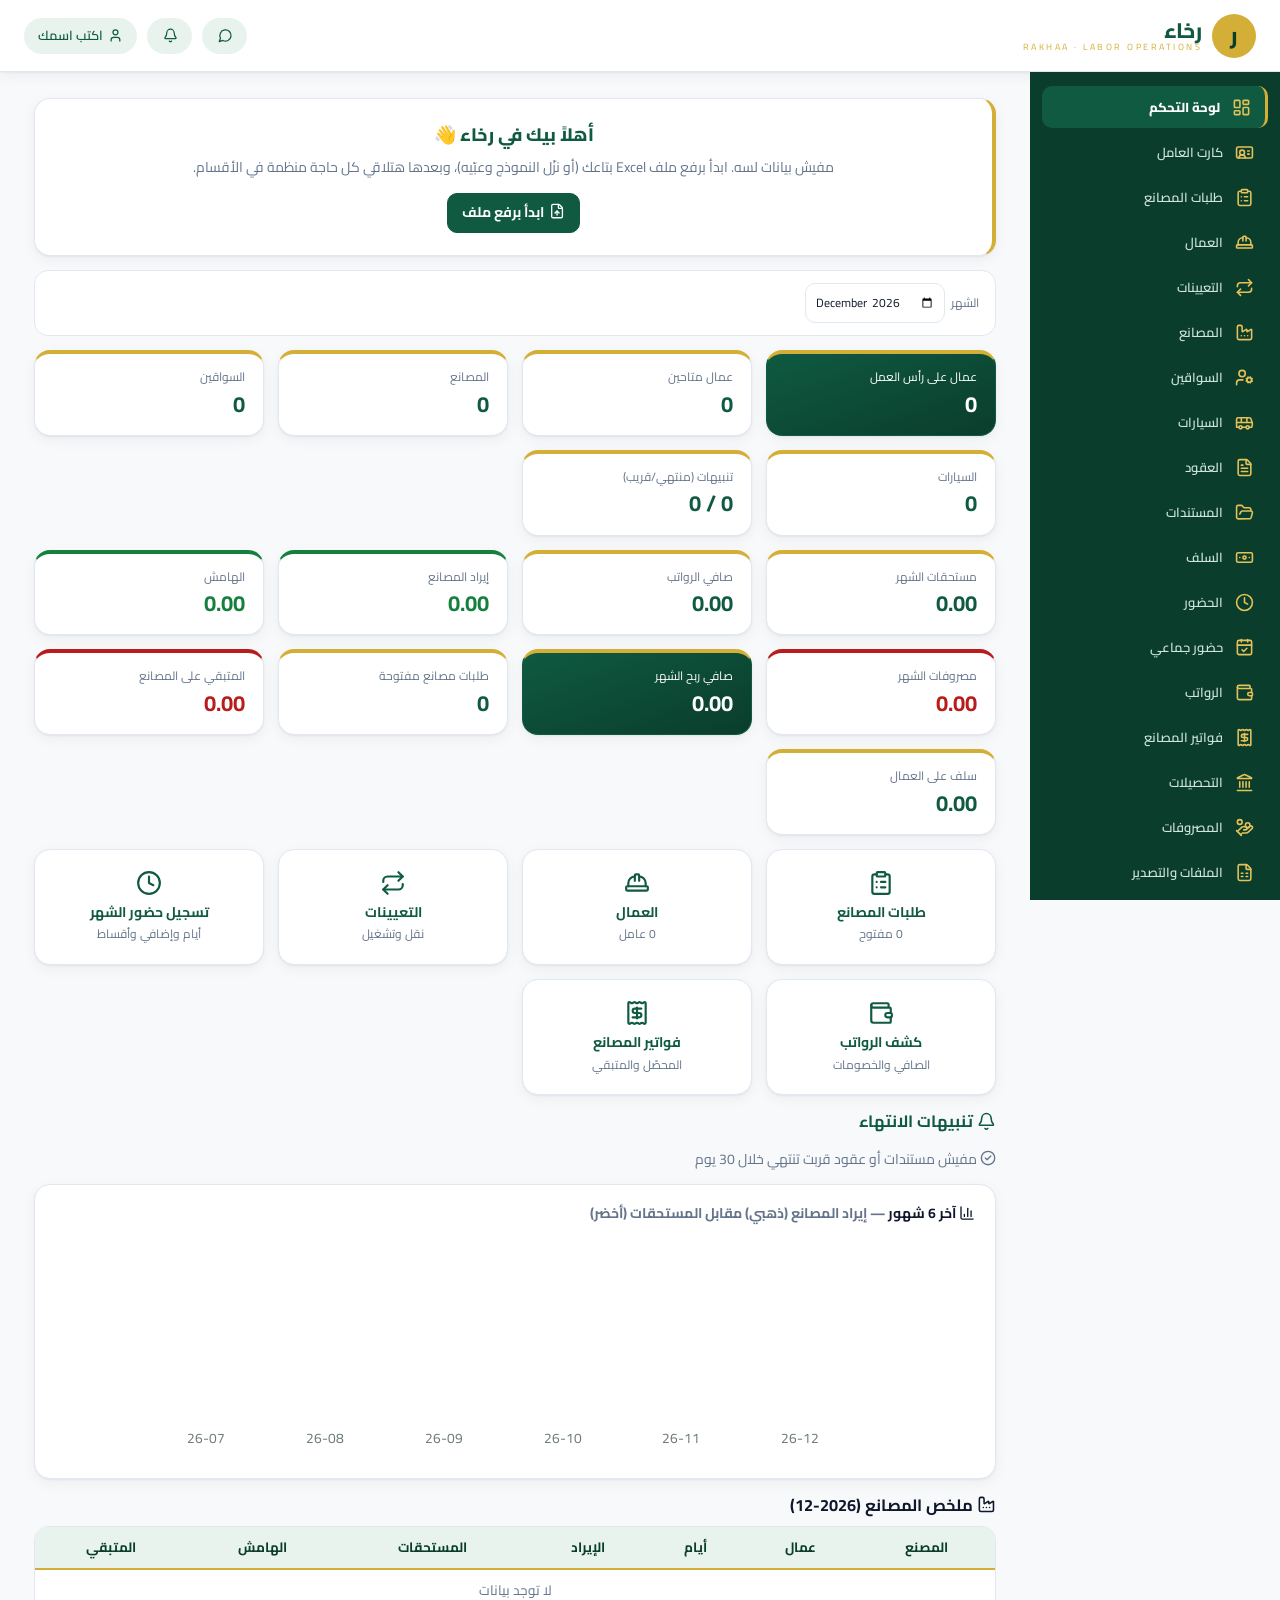
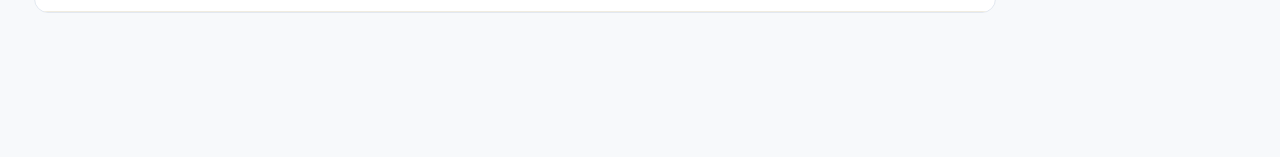
<file: index.html>
<!doctype html>
<html lang="ar" dir="rtl"><head><script>addEventListener('error',function(e){var t=e.target;if(!t||t===window||!(t.src||t.href)||(t.src||t.href).indexOf(location.origin)!==0)return;var d=document.getElementById('lf');if(!d){d=document.createElement('div');d.id='lf';d.style.cssText='position:fixed;bottom:76px;left:8px;right:8px;border-radius:10px;z-index:9999;background:#b00020;color:#fff;padding:10px 14px;font:600 13px Cairo,Arial,sans-serif;direction:rtl;white-space:pre-line';d.onclick=function(){d.remove()};document.documentElement.appendChild(d)}d.textContent+=(d.textContent?'\n':'ملف فشل تحميله (الاستضافة رافضاه أو مش موجود — صلّح صلاحياته 644 وارفعه تاني): ')+(t.src||t.href).replace(location.origin+'/','')},true)</script><meta charset="utf-8"><meta name="viewport" content="width=device-width,initial-scale=1,viewport-fit=cover"><meta name="theme-color" content="#0A3D2C"><meta name="apple-mobile-web-app-capable" content="yes"><meta name="mobile-web-app-capable" content="yes"><title>رخاء | إدارة العمالة</title>
<link rel="preconnect" href="https://fonts.googleapis.com"><link href="https://fonts.googleapis.com/css2?family=Cairo:wght@400;600;700;800&display=swap" rel="stylesheet">
<link rel="stylesheet" href="assets/css/app.css?v=10"><link rel="manifest" href="manifest.json" crossorigin="use-credentials"><link rel="icon" href="assets/img/icon.svg"></head><body><svg width="0" height="0" style="position:absolute" aria-hidden="true"><symbol id="i-banknote" viewBox="0 0 24 24"><rect width="20" height="12" x="2" y="6" rx="2" /> <circle cx="12" cy="12" r="2" /> <path d="M6 12h.01M18 12h.01" /></symbol><symbol id="i-bell" viewBox="0 0 24 24"><path d="M10.268 21a2 2 0 0 0 3.464 0" /> <path d="M3.262 15.326A1 1 0 0 0 4 17h16a1 1 0 0 0 .74-1.673C19.41 13.956 18 12.499 18 8A6 6 0 0 0 6 8c0 4.499-1.411 5.956-2.738 7.326" /></symbol><symbol id="i-bus" viewBox="0 0 24 24"><path d="M8 6v6" /> <path d="M15 6v6" /> <path d="M2 12h19.6" /> <path d="M18 18h3s.5-1.7.8-2.8c.1-.4.2-.8.2-1.2 0-.4-.1-.8-.2-1.2l-1.4-5C20.1 6.8 19.1 6 18 6H4a2 2 0 0 0-2 2v10h3" /> <circle cx="7" cy="18" r="2" /> <path d="M9 18h5" /> <circle cx="16" cy="18" r="2" /></symbol><symbol id="i-calendar-check" viewBox="0 0 24 24"><path d="M8 2v3" /> <path d="M16 2v3" /> <rect x="3" y="3" width="18" height="18" rx="2" /> <path d="M3 9h18" /> <path d="m9 15 2 2 4-4" /></symbol><symbol id="i-chart-column" viewBox="0 0 24 24"><path d="M3 3v16a2 2 0 0 0 2 2h16" /> <path d="M18 17V9" /> <path d="M13 17V5" /> <path d="M8 17v-3" /></symbol><symbol id="i-check" viewBox="0 0 24 24"><path d="M20 6 9 17l-5-5" /></symbol><symbol id="i-circle-check" viewBox="0 0 24 24"><circle cx="12" cy="12" r="10" /> <path d="m16 9-5.5 5.5L8 12" /></symbol><symbol id="i-clipboard-list" viewBox="0 0 24 24"><rect width="8" height="4" x="8" y="2" rx="1" ry="1" /> <path d="M16 4h2a2 2 0 0 1 2 2v14a2 2 0 0 1-2 2H6a2 2 0 0 1-2-2V6a2 2 0 0 1 2-2h2" /> <path d="M12 11h4" /> <path d="M12 16h4" /> <path d="M8 11h.01" /> <path d="M8 16h.01" /></symbol><symbol id="i-clock" viewBox="0 0 24 24"><circle cx="12" cy="12" r="10" /> <path d="M12 6v6l4 2" /></symbol><symbol id="i-cloud-check" viewBox="0 0 24 24"><path d="m17 15-5.5 5.5L9 18" /> <path d="M5.516 16.07A7 7 0 1 1 15.71 8h1.79a4.5 4.5 0 0 1 3.501 7.327" /></symbol><symbol id="i-cloud-download" viewBox="0 0 24 24"><path d="M12 13v8l-4-4" /> <path d="m12 21 4-4" /> <path d="M4.393 15.269A7 7 0 1 1 15.71 8h1.79a4.5 4.5 0 0 1 2.436 8.284" /></symbol><symbol id="i-cloud-off" viewBox="0 0 24 24"><path d="M10.94 5.274A7 7 0 0 1 15.71 10h1.79a4.5 4.5 0 0 1 4.222 6.057" /> <path d="M18.796 18.81A4.5 4.5 0 0 1 17.5 19H9A7 7 0 0 1 5.79 5.78" /> <path d="m2 2 20 20" /></symbol><symbol id="i-download" viewBox="0 0 24 24"><path d="M12 15V3" /> <path d="M21 15v4a2 2 0 0 1-2 2H5a2 2 0 0 1-2-2v-4" /> <path d="m7 10 5 5 5-5" /></symbol><symbol id="i-factory" viewBox="0 0 24 24"><path d="M12 16h.01" /> <path d="M16 16h.01" /> <path d="M3 19a2 2 0 0 0 2 2h14a2 2 0 0 0 2-2V8.5a.5.5 0 0 0-.769-.422l-4.462 2.844A.5.5 0 0 1 15 10.5v-2a.5.5 0 0 0-.769-.422L9.77 10.922A.5.5 0 0 1 9 10.5V5a2 2 0 0 0-2-2H5a2 2 0 0 0-2 2z" /> <path d="M8 16h.01" /></symbol><symbol id="i-file-down" viewBox="0 0 24 24"><path d="M6 22a2 2 0 0 1-2-2V4a2 2 0 0 1 2-2h8a2.4 2.4 0 0 1 1.704.706l3.588 3.588A2.4 2.4 0 0 1 20 8v12a2 2 0 0 1-2 2z" /> <path d="M14 2v5a1 1 0 0 0 1 1h5" /> <path d="M12 18v-6" /> <path d="m9 15 3 3 3-3" /></symbol><symbol id="i-file-spreadsheet" viewBox="0 0 24 24"><path d="M6 22a2 2 0 0 1-2-2V4a2 2 0 0 1 2-2h8a2.4 2.4 0 0 1 1.704.706l3.588 3.588A2.4 2.4 0 0 1 20 8v12a2 2 0 0 1-2 2z" /> <path d="M14 2v5a1 1 0 0 0 1 1h5" /> <path d="M8 13h2" /> <path d="M14 13h2" /> <path d="M8 17h2" /> <path d="M14 17h2" /></symbol><symbol id="i-file-text" viewBox="0 0 24 24"><path d="M6 22a2 2 0 0 1-2-2V4a2 2 0 0 1 2-2h8a2.4 2.4 0 0 1 1.704.706l3.588 3.588A2.4 2.4 0 0 1 20 8v12a2 2 0 0 1-2 2z" /> <path d="M14 2v5a1 1 0 0 0 1 1h5" /> <path d="M10 9H8" /> <path d="M16 13H8" /> <path d="M16 17H8" /></symbol><symbol id="i-file-up" viewBox="0 0 24 24"><path d="M6 22a2 2 0 0 1-2-2V4a2 2 0 0 1 2-2h8a2.4 2.4 0 0 1 1.704.706l3.588 3.588A2.4 2.4 0 0 1 20 8v12a2 2 0 0 1-2 2z" /> <path d="M14 2v5a1 1 0 0 0 1 1h5" /> <path d="M12 12v6" /> <path d="m15 15-3-3-3 3" /></symbol><symbol id="i-folder-open" viewBox="0 0 24 24"><path d="m6 14 1.5-2.9A2 2 0 0 1 9.24 10H20a2 2 0 0 1 1.94 2.5l-1.54 6a2 2 0 0 1-1.95 1.5H4a2 2 0 0 1-2-2V5a2 2 0 0 1 2-2h3.9a2 2 0 0 1 1.69.9l.81 1.2a2 2 0 0 0 1.67.9H18a2 2 0 0 1 2 2v2" /></symbol><symbol id="i-hand-coins" viewBox="0 0 24 24"><path d="M11 15h2a2 2 0 1 0 0-4h-3c-.6 0-1.1.2-1.4.6L3 17" /> <path d="m7 21 1.6-1.4c.3-.4.8-.6 1.4-.6h4c1.1 0 2.1-.4 2.8-1.2l4.6-4.4a2 2 0 0 0-2.75-2.91l-4.2 3.9" /> <path d="m2 16 6 6" /> <circle cx="16" cy="9" r="2.9" /> <circle cx="6" cy="5" r="3" /></symbol><symbol id="i-hard-hat" viewBox="0 0 24 24"><path d="M10 10V5a1 1 0 0 1 1-1h2a1 1 0 0 1 1 1v5" /> <path d="M14 6a6 6 0 0 1 6 6v3" /> <path d="M4 15v-3a6 6 0 0 1 6-6" /> <rect x="2" y="15" width="20" height="4" rx="1" /></symbol><symbol id="i-id-card" viewBox="0 0 24 24"><path d="M13 19a4 4 0 00-8 0" /> <path d="M16 10h2" /> <path d="M16 14h2" /> <circle cx="9" cy="12" r="3" /> <rect x="2" y="5" width="20" height="14" rx="2" /></symbol><symbol id="i-landmark" viewBox="0 0 24 24"><path d="M10 18v-7" /> <path d="M11.119 2.205a2 2 0 0 1 1.762 0l7.84 3.846A.5.5 0 0 1 20.5 7h-17a.5.5 0 0 1-.22-.949z" /> <path d="M14 18v-7" /> <path d="M18 18v-7" /> <path d="M3 22h18" /> <path d="M6 18v-7" /></symbol><symbol id="i-layout-dashboard" viewBox="0 0 24 24"><rect width="7" height="9" x="3" y="3" rx="1" /> <rect width="7" height="5" x="14" y="3" rx="1" /> <rect width="7" height="9" x="14" y="12" rx="1" /> <rect width="7" height="5" x="3" y="16" rx="1" /></symbol><symbol id="i-link" viewBox="0 0 24 24"><path d="M10 13a5 5 0 0 0 7.54.54l3-3a5 5 0 0 0-7.07-7.07l-1.72 1.71" /> <path d="M14 11a5 5 0 0 0-7.54-.54l-3 3a5 5 0 0 0 7.07 7.07l1.71-1.71" /></symbol><symbol id="i-loader" viewBox="0 0 24 24"><path d="M12 2v4" /> <path d="m16.2 7.8 2.9-2.9" /> <path d="M18 12h4" /> <path d="m16.2 16.2 2.9 2.9" /> <path d="M12 18v4" /> <path d="m4.9 19.1 2.9-2.9" /> <path d="M2 12h4" /> <path d="m4.9 4.9 2.9 2.9" /></symbol><symbol id="i-menu" viewBox="0 0 24 24"><path d="M4 5h16" /> <path d="M4 12h16" /> <path d="M4 19h16" /></symbol><symbol id="i-pencil" viewBox="0 0 24 24"><path d="M21.174 6.812a1 1 0 0 0-3.986-3.987L3.842 16.174a2 2 0 0 0-.5.83l-1.321 4.352a.5.5 0 0 0 .623.622l4.353-1.32a2 2 0 0 0 .83-.497z" /> <path d="m15 5 4 4" /></symbol><symbol id="i-plus" viewBox="0 0 24 24"><path d="M5 12h14" /> <path d="M12 5v14" /></symbol><symbol id="i-printer" viewBox="0 0 24 24"><path d="M6 18H4a2 2 0 0 1-2-2v-5a2 2 0 0 1 2-2h16a2 2 0 0 1 2 2v5a2 2 0 0 1-2 2h-2" /> <path d="M6 9V3a1 1 0 0 1 1-1h10a1 1 0 0 1 1 1v6" /> <rect x="6" y="14" width="12" height="8" rx="1" /></symbol><symbol id="i-receipt" viewBox="0 0 24 24"><path d="M12 17V7" /> <path d="M16 8h-6a2 2 0 0 0 0 4h4a2 2 0 0 1 0 4H8" /> <path d="M4 3a1 1 0 0 1 1-1 1.3 1.3 0 0 1 .7.2l.933.6a1.3 1.3 0 0 0 1.4 0l.934-.6a1.3 1.3 0 0 1 1.4 0l.933.6a1.3 1.3 0 0 0 1.4 0l.933-.6a1.3 1.3 0 0 1 1.4 0l.934.6a1.3 1.3 0 0 0 1.4 0l.933-.6A1.3 1.3 0 0 1 19 2a1 1 0 0 1 1 1v18a1 1 0 0 1-1 1 1.3 1.3 0 0 1-.7-.2l-.933-.6a1.3 1.3 0 0 0-1.4 0l-.934.6a1.3 1.3 0 0 1-1.4 0l-.933-.6a1.3 1.3 0 0 0-1.4 0l-.933.6a1.3 1.3 0 0 1-1.4 0l-.934-.6a1.3 1.3 0 0 0-1.4 0l-.933.6a1.3 1.3 0 0 1-.7.2 1 1 0 0 1-1-1z" /></symbol><symbol id="i-refresh-cw" viewBox="0 0 24 24"><path d="M3 12a9 9 0 0 1 9-9 9.75 9.75 0 0 1 6.74 2.74L21 8" /> <path d="M21 3v5h-5" /> <path d="M21 12a9 9 0 0 1-9 9 9.75 9.75 0 0 1-6.74-2.74L3 16" /> <path d="M8 16H3v5" /></symbol><symbol id="i-repeat" viewBox="0 0 24 24"><path d="m17 2 4 4-4 4" /> <path d="M3 11v-1a4 4 0 0 1 4-4h14" /> <path d="m7 22-4-4 4-4" /> <path d="M21 13v1a4 4 0 0 1-4 4H3" /></symbol><symbol id="i-save" viewBox="0 0 24 24"><path d="M15.2 3a2 2 0 0 1 1.4.6l3.8 3.8a2 2 0 0 1 .6 1.4V19a2 2 0 0 1-2 2H5a2 2 0 0 1-2-2V5a2 2 0 0 1 2-2z" /> <path d="M17 21v-7a1 1 0 0 0-1-1H8a1 1 0 0 0-1 1v7" /> <path d="M7 3v4a1 1 0 0 0 1 1h7" /></symbol><symbol id="i-settings" viewBox="0 0 24 24"><path d="M9.671 4.136a2.34 2.34 0 0 1 4.659 0 2.34 2.34 0 0 0 3.319 1.915 2.34 2.34 0 0 1 2.33 4.033 2.34 2.34 0 0 0 0 3.831 2.34 2.34 0 0 1-2.33 4.033 2.34 2.34 0 0 0-3.319 1.915 2.34 2.34 0 0 1-4.659 0 2.34 2.34 0 0 0-3.32-1.915 2.34 2.34 0 0 1-2.33-4.033 2.34 2.34 0 0 0 0-3.831A2.34 2.34 0 0 1 6.35 6.051a2.34 2.34 0 0 0 3.319-1.915" /> <circle cx="12" cy="12" r="3" /></symbol><symbol id="i-trash-2" viewBox="0 0 24 24"><path d="M10 11v6" /> <path d="M14 11v6" /> <path d="M19 6v14a2 2 0 0 1-2 2H7a2 2 0 0 1-2-2V6" /> <path d="M3 6h18" /> <path d="M8 6V4a2 2 0 0 1 2-2h4a2 2 0 0 1 2 2v2" /></symbol><symbol id="i-triangle-alert" viewBox="0 0 24 24"><path d="m21.73 18-8-14a2 2 0 0 0-3.48 0l-8 14A2 2 0 0 0 4 21h16a2 2 0 0 0 1.73-3" /> <path d="M12 9v4" /> <path d="M12 17h.01" /></symbol><symbol id="i-upload" viewBox="0 0 24 24"><path d="M12 3v12" /> <path d="m17 8-5-5-5 5" /> <path d="M21 15v4a2 2 0 0 1-2 2H5a2 2 0 0 1-2-2v-4" /></symbol><symbol id="i-user" viewBox="0 0 24 24"><path d="M19 21v-2a4 4 0 0 0-4-4H9a4 4 0 0 0-4 4v2" /> <circle cx="12" cy="7" r="4" /></symbol><symbol id="i-user-cog" viewBox="0 0 24 24"><path d="M10 15H6a4 4 0 0 0-4 4v2" /> <path d="m14.305 16.53.923-.382" /> <path d="m15.228 13.852-.923-.383" /> <path d="m16.852 12.228-.383-.923" /> <path d="m16.852 17.772-.383.924" /> <path d="m19.148 12.228.383-.923" /> <path d="m19.53 18.696-.382-.924" /> <path d="m20.772 13.852.924-.383" /> <path d="m20.772 16.148.924.383" /> <circle cx="18" cy="15" r="3" /> <circle cx="9" cy="7" r="4" /></symbol><symbol id="i-wallet" viewBox="0 0 24 24"><path d="M19 7V4a1 1 0 0 0-1-1H5a2 2 0 0 0 0 4h15a1 1 0 0 1 1 1v4h-3a2 2 0 0 0 0 4h3a1 1 0 0 0 1-1v-2a1 1 0 0 0-1-1" /> <path d="M3 5v14a2 2 0 0 0 2 2h15a1 1 0 0 0 1-1v-4" /></symbol><symbol id="i-x" viewBox="0 0 24 24"><path d="M18 6 6 18" /> <path d="m6 6 12 12" /></symbol></svg>
<div class="wrap"><header class="top noprint"><div class="row">
<div class="logo-slot" id="logoSlot"><img id="logoImg" class="logo-img" alt="logo" onclick="$('#logoIn').click()"><label class="logo-add" for="logoIn" title="إضافة لوجو الشركة">ر</label><div class="chips"><span onclick="$('#logoIn').click()"><svg class=i><use href=#i-pencil></use></svg></span><span onclick="rmLogo()"><svg class=i><use href=#i-x></use></svg></span></div><input type="file" id="logoIn" accept="image/*" hidden onchange="upLogo(event)"></div>
<div class="brand"><b id="ttl">رخاء</b><small>RAKHAA · LABOR OPERATIONS</small></div><span class="sp"></span>
<button class="who" onclick="go('chat')" title="الشات"><svg class=i><use href=#i-message-circle></use></svg></button><button class="who" onclick="openAlerts()"><svg class=i><use href=#i-bell></use></svg><span id="bell"></span></button><button class="who" onclick="openUser()"><svg class=i><use href=#i-user></use></svg> <span id="uLbl"></span></button></div><nav id="nav"></nav></header>
<main id="app"></main><div class="sigs"><div>المحاسب</div><div>مدير الموارد البشرية</div><div>مدير العمليات</div><div>المدير العام</div></div></div>
<nav id="bnav" class="noprint"></nav>
<div class="modal" id="uModal"><div><h3 style="margin-top:0"><svg class=i><use href=#i-user></use></svg> مين بيستخدم النظام؟</h3><p class="muted">اكتب اسمك مرة واحدة على الجهاز ده، وهيتسجل مع كل حركة بتحفظها.</p><input id="uIn" maxlength="60" placeholder="اسمك" onkeydown="if(event.key==='Enter')saveUser()"><div style="margin-top:14px;text-align:end"><button class="primary" onclick="saveUser()">حفظ</button></div></div></div>
<div class="modal" id="aModal" onclick="if(event.target===this)this.classList.remove('show')"><div><div class="row"><h3 style="margin:0;flex:1"><svg class=i><use href=#i-bell></use></svg> التنبيهات</h3><button onclick="$('#aModal').classList.remove('show')">إغلاق</button></div><div class="ab" style="margin-top:12px"></div></div></div>
<div class="modal" id="mModal" onclick="if(event.target===this)this.classList.remove('show')"><div><div class="row" style="margin-bottom:12px"><h3 style="margin:0;flex:1">كل الأقسام</h3><button onclick="$('#mModal').classList.remove('show')">إغلاق</button></div><div class="tiles" id="more"></div></div></div>
<div id="pdoc"></div><div id="toast"></div>
<script src="config/config.js?v=10"></script><script src="src/sync/supabase.js?v=10"></script><script src="src/core/app.js?v=10"></script><script src="src/features/export.js?v=10"></script><script src="src/features/files.js?v=10"></script><script src="src/features/extras.js?v=10"></script><script src="src/features/attachments.js?v=10"></script><script src="src/features/filemanager.js?v=10"></script><script src="src/features/chat.js?v=10"></script><script src="src/main.js?v=10"></script></body></html>
</file>
<file: assets/css/app.css>
:root{--g:#0F5A41;--g2:#0A4230;--g3:#E7F0EB;--gold:#C9A24B;--gold2:#E6CB86;--paper:#F5F2EA;--line:#E2DDD0;--ink:#14231D;--muted:#6B7A72;--ok:#1F7A52;--bad:#B3392F;--r:14px}
*{box-sizing:border-box;-webkit-tap-highlight-color:transparent}
body{margin:0;background:var(--paper);color:var(--ink);font:14px/1.55 "Cairo","Tajawal","Segoe UI",Tahoma,sans-serif;font-variant-numeric:tabular-nums;padding-bottom:84px}
.wrap{max-width:1320px;margin:auto}
.top{background:linear-gradient(160deg,var(--g),var(--g2));color:#fff;padding:calc(12px + env(safe-area-inset-top)) 16px 14px;border-bottom:3px solid var(--gold);position:sticky;top:0;z-index:30}
.row{display:flex;align-items:center;gap:10px;flex-wrap:wrap}.sp{flex:1}
.brand{display:flex;flex-direction:column;line-height:1.1}.brand b{font-size:21px;font-weight:800}.brand small{font-size:9px;letter-spacing:2.5px;color:var(--gold2);direction:ltr;text-align:start}
.logo-slot{position:relative;height:44px;display:flex;align-items:center}
.logo-img{display:none;max-height:44px;max-width:130px;object-fit:contain;background:#fff;border-radius:10px;padding:4px 8px;cursor:pointer}
.has-logo .logo-img{display:block}.has-logo .logo-add{display:none}
.logo-add{width:44px;height:44px;border-radius:50%;background:var(--gold);color:var(--g2);display:flex;align-items:center;justify-content:center;font-size:24px;font-weight:800;cursor:pointer;box-shadow:0 0 0 3px rgba(255,255,255,.18)}
.chips{display:none;position:absolute;top:-8px;inset-inline-end:-8px;gap:4px}.has-logo:hover .chips{display:flex}
.chips span{width:22px;height:22px;border-radius:50%;background:#fff;color:var(--g);display:flex;align-items:center;justify-content:center;font-size:11px;cursor:pointer}
#syncChip{font-size:11px;color:var(--gold2)}
.who,nav button{background:rgba(255,255,255,.1);border:1px solid rgba(255,255,255,.25);border-radius:999px;color:#fff;padding:6px 13px;font-weight:600;font-size:13px;font-family:inherit;cursor:pointer;min-height:36px}
nav{display:flex;gap:6px;margin-top:10px;overflow-x:auto;scrollbar-width:none}nav button{white-space:nowrap}
nav button.on{background:var(--gold);border-color:var(--gold);color:var(--g2);font-weight:800}
.badge{background:#e5484d;color:#fff;border-radius:999px;font-size:11px;padding:0 6px;margin-inline-start:4px}
main{padding:16px 18px 24px}
.card{background:#fff;border:1px solid var(--line);border-radius:var(--r);padding:14px;margin-bottom:14px;box-shadow:0 1px 3px rgba(15,90,65,.06)}
.cards{display:grid;grid-template-columns:repeat(auto-fit,minmax(170px,1fr));gap:10px;margin-bottom:14px}
.kpi{background:#fff;border:1px solid var(--line);border-radius:var(--r);padding:10px 14px;border-inline-start:4px solid var(--gold)}
.kpi small{color:var(--muted);display:block;font-size:12px}.kpi b{font-size:19px;color:var(--g)}
.kpi.ok b{color:var(--ok)}.kpi.bad b{color:var(--bad)}.kpi.main{background:var(--g);border-color:var(--g)}.kpi.main b,.kpi.main small{color:#fff}
.tiles{display:grid;grid-template-columns:repeat(auto-fit,minmax(150px,1fr));gap:10px;margin-bottom:14px}
.tile{display:block;background:#fff;border:1px solid var(--line);border-radius:var(--r);padding:16px 10px;text-align:center;font-weight:700;color:var(--g);cursor:pointer;color:var(--g)}
.tile small{display:block;color:var(--muted);font-weight:400;margin-top:2px;font-size:12px}.tile:active{background:var(--g3)}
.fgrid{display:grid;grid-template-columns:repeat(auto-fit,minmax(150px,1fr));gap:10px;margin-bottom:10px}
.fgrid label{font-size:12px;font-weight:700;color:var(--g);display:flex;flex-direction:column;gap:4px}.fgrid .wide{grid-column:span 2}
input,select,textarea{font:inherit;border:1px solid var(--line);border-radius:10px;padding:9px;background:#fff;color:var(--ink);min-height:40px;width:100%}
.bar input,.bar select{width:auto}
input:focus,select:focus,button:focus-visible{outline:2px solid var(--gold);outline-offset:1px}
button{font:inherit;font-weight:700;background:#fff;color:var(--g);border:1px solid var(--line);border-radius:10px;padding:8px 14px;cursor:pointer;min-height:40px}
button.primary{background:var(--g);border-color:var(--g);color:#fff}button.primary:active{background:var(--g2)}
.bar{background:#fff;border:1px solid var(--line);border-radius:var(--r);padding:10px 12px;margin-bottom:14px}
.bar label{font-size:12px;color:var(--muted);display:flex;align-items:center;gap:6px}
.tw{overflow-x:auto;border:1px solid var(--line);border-radius:var(--r);background:#fff;margin-bottom:12px}
table{border-collapse:collapse;width:100%}
th{background:var(--g3);color:var(--g);padding:9px 8px;font-size:12px;border-bottom:2px solid var(--gold);white-space:nowrap}
td{padding:7px 8px;border-bottom:1px solid #f0ece0;text-align:center}td.l{text-align:start;min-width:160px}
tbody tr:hover td{background:#faf8f1}td.bal{background:var(--g3)!important;color:var(--g);font-weight:700}
tfoot td{background:var(--g)!important;color:#fff;font-weight:700}
.ib{padding:2px 9px;min-height:32px}.ib.d{color:var(--bad)}
.muted{color:var(--muted)}h3{margin:14px 0 8px}
.modal{position:fixed;inset:0;background:rgba(10,30,22,.55);display:none;align-items:center;justify-content:center;z-index:99}.modal.show{display:flex}
.modal>div{background:#fff;border-radius:var(--r);padding:20px;width:min(560px,94vw);max-height:88vh;overflow:auto}
#toast{position:fixed;bottom:96px;inset-inline-start:16px;inset-inline-end:16px;max-width:420px;background:var(--g2);color:#fff;padding:11px 16px;border-radius:12px;opacity:0;transition:.25s;z-index:120;pointer-events:none}
#toast.show{opacity:1}#toast.err{background:var(--bad)}
#bnav{display:none;position:fixed;bottom:0;inset-inline:0;z-index:40;background:#fff;border-top:1px solid var(--line);padding:6px 4px calc(6px + env(safe-area-inset-bottom));grid-template-columns:repeat(5,1fr)}
#bnav button{border:0;background:none;display:flex;flex-direction:column;align-items:center;gap:0;font-size:11px;color:var(--muted);padding:2px;min-height:48px}
#bnav button span{font-size:20px}#bnav button.on{color:var(--g)}#bnav button.on span{filter:none;transform:scale(1.15)}
.fab{display:none;position:fixed;inset-inline-end:16px;bottom:calc(84px + env(safe-area-inset-bottom));width:56px;height:56px;border-radius:50%;background:var(--gold);color:var(--g2);font-size:30px;padding:0;border:0;box-shadow:0 6px 18px rgba(0,0,0,.28);z-index:45;align-items:center;justify-content:center}
.fm .x{display:none}.fm.ed .x{display:inline-block}
.sigs{display:none}
@media(max-width:760px){
 nav{display:none}#bnav{display:grid}.fab{display:flex}main{padding:12px 12px 100px}
 .fm{display:none}.fm.open{display:block;position:fixed;inset:0;z-index:70;margin:0;border-radius:0;overflow:auto;padding:16px 16px 0}.fm.open .x{display:inline-block}
 .fm .sv{position:sticky;bottom:0;background:#fff;padding:10px 0;border-top:1px solid var(--line);margin-top:8px}
 input,select,textarea{font-size:16px;min-height:46px}button{min-height:44px}
 .fgrid{grid-template-columns:1fr 1fr}.cards{grid-template-columns:1fr 1fr}.tiles{grid-template-columns:1fr 1fr}
 .bar>*{flex:1 1 100%}.bar .sp{display:none}.bar button{flex:1 1 40%}.bar label{flex-direction:column;align-items:stretch}.bar input,.bar select{width:100%}
 .rt thead,.rt tfoot{display:none}.rt,.rt tbody,.rt tr,.rt td{display:block;width:100%}
 .tw:has(.rt){border:0;background:none;overflow:visible}
 .rt tr{background:#fff;border:1px solid var(--line);border-radius:12px;margin-bottom:10px;padding:6px 14px;box-shadow:0 1px 3px rgba(15,90,65,.06)}
 .rt td{display:flex;justify-content:space-between;gap:14px;text-align:end;border:0;padding:5px 0;background:none!important}
 .rt td:before{content:attr(data-label);color:var(--muted);font-size:12px;flex:none}
 .rt td.idx{display:none}.rt td.noprint{justify-content:flex-end;gap:10px;border-top:1px solid #f0ece0;margin-top:4px;padding-top:8px}.rt td.noprint:before{display:none}
 .modal{align-items:flex-end}.modal>div{width:100%;border-radius:20px 20px 0 0;max-height:85vh}
 .brand b{font-size:19px}
}
@media print{.noprint,#bnav,.fab,nav,.who,#syncChip,.logo-slot .chips{display:none!important}body{padding:0;background:#fff}.top{position:static;background:#fff;color:var(--g);border-bottom:2px solid var(--gold)}.brand small{color:var(--muted)}.sigs{display:flex;justify-content:space-around;margin-top:40px;font-weight:700}.sigs div{border-top:1px solid #333;padding-top:6px;min-width:130px;text-align:center}.fm{display:none!important}.rt thead{display:table-header-group}.tw{overflow:visible}}

@media(min-width:1024px){
:root{--sw:250px;--hh:72px}
.wrap{max-width:none}
.top{height:var(--hh);padding:0 24px;display:flex;align-items:center}.top .row{width:100%;flex-wrap:nowrap}
nav{display:flex;flex-direction:column;position:fixed;top:var(--hh);bottom:0;inset-inline-start:0;width:var(--sw);margin:0;padding:14px 12px;background:#fff;border-inline-end:1px solid var(--line);overflow-y:auto;gap:3px;z-index:25}
nav button{display:flex;align-items:center;gap:10px;width:100%;background:none;border:0;border-radius:10px;color:var(--ink);padding:9px 14px;font-weight:600;min-height:42px;text-align:start}
nav button:hover{background:var(--g3)}nav button.on{background:var(--g);color:#fff}
nav button svg.i{color:var(--gold);width:19px;height:19px}nav button.on svg.i{color:var(--gold2)}
main{margin-inline-start:var(--sw);padding:26px 34px 48px;max-width:1900px}
.cards{grid-template-columns:repeat(auto-fill,minmax(215px,1fr));gap:14px}.kpi{padding:14px 18px}.kpi b{font-size:22px}
.tiles{grid-template-columns:repeat(auto-fill,minmax(190px,1fr));gap:14px}.tile{padding:20px 12px;transition:.15s}.tile:hover{border-color:var(--gold);box-shadow:0 4px 14px rgba(15,90,65,.12);transform:translateY(-2px)}
.fgrid{grid-template-columns:repeat(auto-fill,minmax(215px,1fr));gap:14px}.fgrid .wide{grid-column:span 2}
.card{padding:18px 20px}.bar{padding:12px 16px}
.tw{max-height:calc(100vh - 250px);overflow:auto}thead th{position:sticky;top:0;z-index:2}
th,td{padding:10px 12px;font-size:13.5px}tbody tr:nth-child(even) td{background:#fcfbf7}
.modal>div{width:min(760px,90vw)}#toast{inset-inline-start:calc(var(--sw) + 24px)}
.card svg[viewBox]{max-height:300px}
}
@media print{main{margin:0!important;max-width:none!important}.tw{max-height:none!important;overflow:visible!important}thead th{position:static!important}}

:root{--denim:var(--g)}
svg.i{width:1.15em;height:1.15em;fill:none;stroke:currentColor;stroke-width:2;stroke-linecap:round;stroke-linejoin:round;vertical-align:-.2em;flex:none}
.tile svg.i{display:block;width:26px;height:26px;margin:0 auto 6px;vertical-align:baseline}
.fab svg.i{width:28px;height:28px}#bnav button svg.i{width:22px;height:22px}.logo-add{font-size:22px}
#syncChip svg.i{width:14px;height:14px}.ib svg.i{width:16px;height:16px;vertical-align:-.25em}button svg.i{margin-inline-end:2px}
#pdoc{display:none}.ph{display:flex;align-items:center;gap:12px;border-bottom:2px solid var(--gold);padding-bottom:8px;margin-bottom:12px}.ph img{max-height:50px}
.sigs2{display:flex;justify-content:space-around;margin-top:50px;font-weight:700}.sigs2 div{border-top:1px solid #333;padding-top:6px;min-width:130px;text-align:center}
@media print{body.pd .wrap,body.pd #bnav,body.pd .fab,body.pd #toast{display:none!important}body.pd #pdoc{display:block}body.pd{padding:0;background:#fff}#pdoc table{width:100%}#pdoc td,#pdoc th{border:1px solid #ccc;padding:6px}}

/* ===== Rakhaa v3 — Stitch design + mobile ===== */
:root{--g:#0F5A41;--g2:#0A3D2C;--g3:#E8F3EE;--gold:#D4AF37;--gold2:#E5C158;--paper:#F7F9FB;--line:#E2E8F0;--ink:#0F172A;--muted:#64748B;--ok:#15803D;--bad:#B91C1C;--sh:0 1px 2px rgba(15,23,42,.05),0 4px 14px rgba(15,23,42,.05)}
html{-webkit-text-size-adjust:100%}body{background:var(--paper);overflow-x:hidden}
.top{background:#fff;color:var(--ink);border-bottom:1px solid var(--line);box-shadow:var(--sh)}
.brand b{color:var(--g)}.brand small{color:var(--gold)}
#syncChip{color:var(--g);background:var(--g3);padding:3px 10px;border-radius:999px;font-weight:700}
.who,nav button{background:var(--g3);border-color:transparent;color:var(--g)}
nav button.on{background:var(--g);border-color:var(--g);color:#fff}
.card,.kpi,.tile{border-radius:16px;border-color:var(--line);box-shadow:var(--sh)}
.kpi{border-top:4px solid var(--gold);border-inline-start:1px solid var(--line)}
.kpi.ok{border-top-color:var(--ok)}.kpi.bad{border-top-color:var(--bad)}
.kpi.main{background:linear-gradient(160deg,var(--g),var(--g2));border-top-color:var(--gold)}
button.primary{background:var(--g);border-color:var(--g);color:#fff}
thead th{background:var(--g3);color:var(--g2)}tbody tr:hover td{background:#F1F5F9}
input:focus,select:focus,textarea:focus{border-color:var(--g);box-shadow:0 0 0 3px rgba(15,90,65,.15);outline:0}
.fab{background:var(--gold);color:var(--g2);box-shadow:0 6px 18px rgba(10,61,44,.3)}
#bnav button.on{color:var(--g);box-shadow:inset 0 3px 0 var(--gold)}
@media(min-width:1024px){
nav{background:var(--g2);border-inline-end:0}
nav button{color:#CFE5DA;background:none}nav button:hover{background:rgba(255,255,255,.08)}
nav button.on{background:var(--g);color:#fff;border-inline-start:3px solid var(--gold)}nav button svg.i{color:var(--gold2)}
tbody tr:nth-child(even) td{background:#FAFCFD}}
@media(max-width:760px){
main{padding:12px 12px 24px}
input,select,textarea{font-size:16px;min-height:46px}button{min-height:44px}
.cards{grid-template-columns:1fr 1fr;gap:8px}.kpi b{font-size:17px}
.tiles{grid-template-columns:1fr 1fr}.fgrid .wide{grid-column:1/-1}
.card{padding:14px;border-radius:16px}
.fab{bottom:calc(78px + env(safe-area-inset-bottom));inset-inline-end:16px}
#toast{bottom:calc(84px + env(safe-area-inset-bottom))}
.modal>div{max-height:90vh;overflow:auto}
#bnav{box-shadow:0 -4px 16px rgba(15,23,42,.08)}
}
@media(max-width:760px){.rt td:empty{display:none}}
</file>
